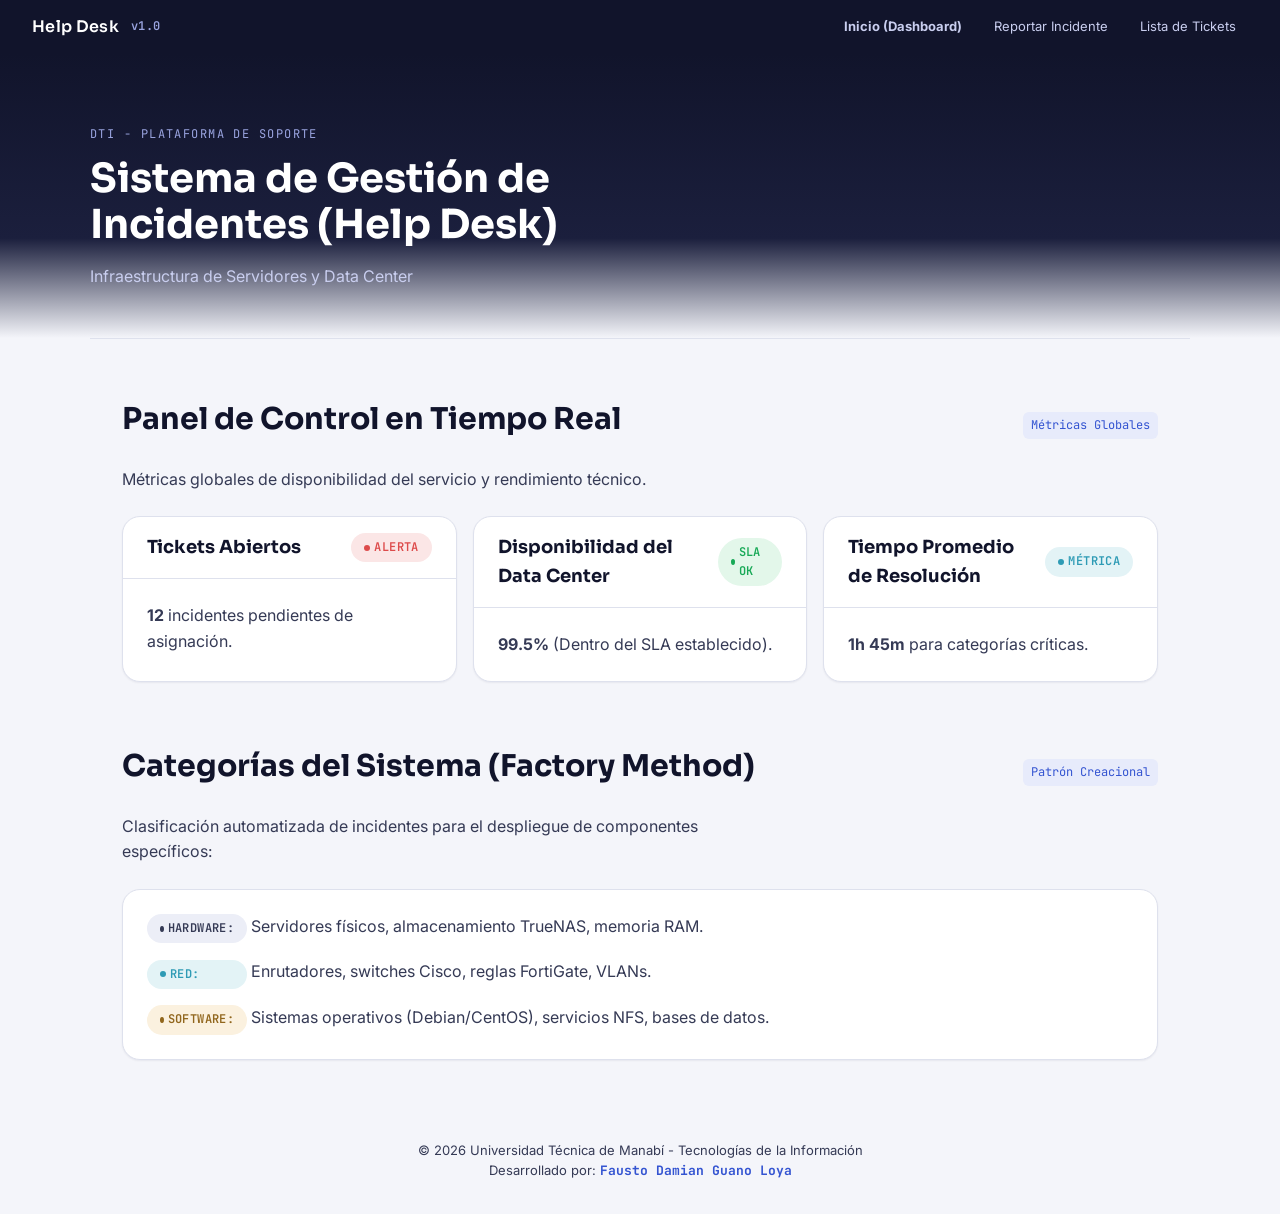
<file: index.html>
<!DOCTYPE html>
<html lang="es">
<head>
    <meta charset="UTF-8">
    <meta name="viewport" content="width=device-width, initial-scale=1.0">
    <title>Help Desk - Panel de Control (Dashboard)</title>
    <link rel="stylesheet" href="styles.css">
    <link href="https://fonts.googleapis.com/css2?family=Inter:wght@400;600&family=Sora:wght@600&family=JetBrains+Mono&display=swap" rel="stylesheet">
</head>
<body>

    <header class="docs-topbar">
        <div class="docs-topbar__brand">
            <span>Help Desk</span>
            <span class="mono">v1.0</span>
        </div>
        <nav class="docs-nav">
            <a href="index.html"><strong>Inicio (Dashboard)</strong></a>
            <a href="reportar.html">Reportar Incidente</a>
            <a href="tickets.html">Lista de Tickets</a>
        </nav>
    </header>

    <section class="docs-hero">
        <div class="docs-hero__inner">
            <div>
                <div class="docs-hero__eyebrow">DTI - Plataforma de Soporte</div>
                <h1>Sistema de Gestión de Incidentes (Help Desk)</h1>
                <p>Infraestructura de Servidores y Data Center</p>
            </div>
        </div>
    </section>

    <main class="docs-section">
        <section aria-labelledby="metricas-titulo">
            <div class="docs-section__head">
                <h2 id="metricas-titulo">Panel de Control en Tiempo Real</h2>
                <span class="docs-section__code">Métricas Globales</span>
            </div>
            <p class="docs-section__desc">Métricas globales de disponibilidad del servicio y rendimiento técnico.</p>
            
            <div class="docs-grid docs-grid--3">
                <article class="card card--hoverable">
                    <div class="card__header">
                        <h3>Tickets Abiertos</h3>
                        <span class="badge badge--danger">Alerta</span>
                    </div>
                    <div class="card__body">
                        <p><strong>12</strong> incidentes pendientes de asignación.</p>
                    </div>
                </article>

                <article class="card card--hoverable">
                    <div class="card__header">
                        <h3>Disponibilidad del Data Center</h3>
                        <span class="badge badge--success">SLA OK</span>
                    </div>
                    <div class="card__body">
                        <p><strong>99.5%</strong> (Dentro del SLA establecido).</p>
                    </div>
                </article>

                <article class="card card--hoverable">
                    <div class="card__header">
                        <h3>Tiempo Promedio de Resolución</h3>
                        <span class="badge badge--info">Métrica</span>
                    </div>
                    <div class="card__body">
                        <p><strong>1h 45m</strong> para categorías críticas.</p>
                    </div>
                </article>
            </div>
        </section>

        <br><br>

        <section aria-labelledby="categorias-titulo">
            <div class="docs-section__head">
                <h2 id="categorias-titulo">Categorías del Sistema (Factory Method)</h2>
                <span class="docs-section__code">Patrón Creacional</span>
            </div>
            <p class="docs-section__desc">Clasificación automatizada de incidentes para el despliegue de componentes específicos:</p>
            
            <div class="card">
                <div class="card__body">
                    <ul class="u-stack" style="list-style-type: none; padding-left: 0;">
                        <li><span class="badge badge--neutral" style="width: 100px;">Hardware:</span> Servidores físicos, almacenamiento TrueNAS, memoria RAM.</li>
                        <li><span class="badge badge--info" style="width: 100px;">Red:</span> Enrutadores, switches Cisco, reglas FortiGate, VLANs.</li>
                        <li><span class="badge badge--warning" style="width: 100px;">Software:</span> Sistemas operativos (Debian/CentOS), servicios NFS, bases de datos.</li>
                    </ul>
                </div>
            </div>
        </section>
    </main>

    <footer class="docs-footer">
        <p>&copy; 2026 Universidad Técnica de Manabí - Tecnologías de la Información</p>
        <p>Desarrollado por: <strong class="mono">Fausto Damian Guano Loya</strong></p>
    </footer>

</body>
</html>
</file>
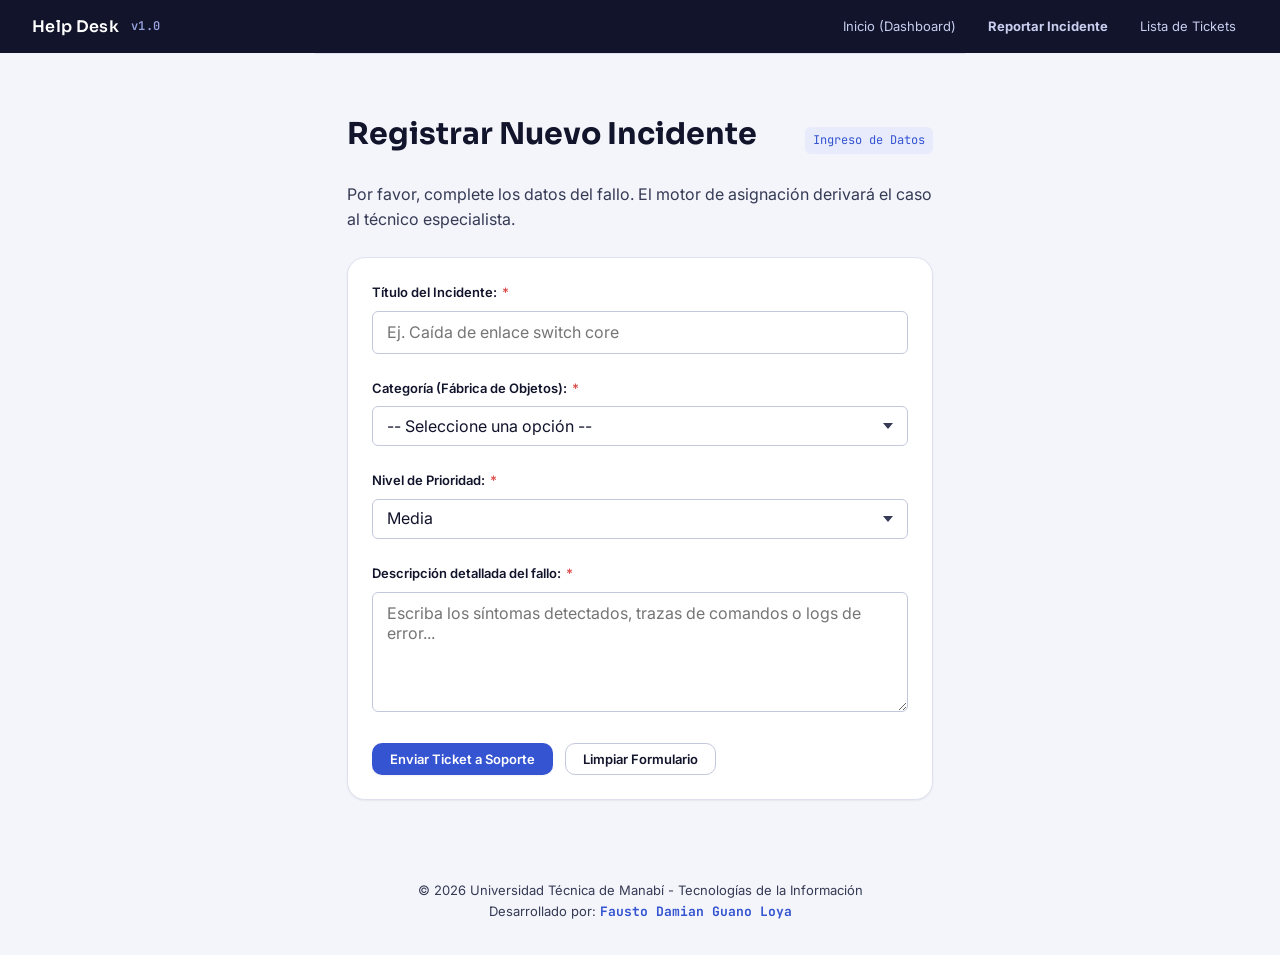
<file: reportar.html>
<!DOCTYPE html>
<html lang="es">
<head>
    <meta charset="UTF-8">
    <meta name="viewport" content="width=device-width, initial-scale=1.0">
    <title>Help Desk - Reportar Incidente</title>
    <link rel="stylesheet" href="styles.css">
    <link href="https://fonts.googleapis.com/css2?family=Inter:wght@400;600&family=Sora:wght@600&family=JetBrains+Mono&display=swap" rel="stylesheet">
</head>
<body>

    <header class="docs-topbar">
        <div class="docs-topbar__brand">
            <span>Help Desk</span>
            <span class="mono">v1.0</span>
        </div>
        <nav class="docs-nav">
            <a href="index.html">Inicio (Dashboard)</a>
            <a href="reportar.html"><strong>Reportar Incidente</strong></a>
            <a href="tickets.html">Lista de Tickets</a>
        </nav>
    </header>

    <main class="docs-section" style="max-width: 650px; margin: 0 auto;">
        <section aria-labelledby="form-titulo">
            <div class="docs-section__head">
                <h2 id="form-titulo">Registrar Nuevo Incidente</h2>
                <span class="docs-section__code">Ingreso de Datos</span>
            </div>
            <p class="docs-section__desc">Por favor, complete los datos del fallo. El motor de asignación derivará el caso al técnico especialista.</p>

            <div class="card">
                <div class="card__body">
                    <form action="#" method="POST" class="u-stack">
                        
                        <div class="form-field">
                            <label for="titulo">Título del Incidente: <span class="req">*</span></label>
                            <input type="text" id="titulo" name="titulo" class="form-control" placeholder="Ej. Caída de enlace switch core" required aria-required="true">
                        </div>
                        
                        <div class="form-field">
                            <label for="categoria">Categoría (Fábrica de Objetos): <span class="req">*</span></label>
                            <select id="categoria" name="categoria" class="form-control" required aria-required="true">
                                <option value="">-- Seleccione una opción --</option>
                                <option value="hardware">Hardware (Servidores / Almacenamiento)</option>
                                <option value="red">Redes (Cisco / Fortinet)</option>
                                <option value="software">Software (Debian / Servicios)</option>
                            </select>
                        </div>

                        <div class="form-field">
                            <label for="prioridad">Nivel de Prioridad: <span class="req">*</span></label>
                            <select id="prioridad" name="prioridad" class="form-control" required aria-required="true">
                                <option value="baja">Baja</option>
                                <option value="media" selected>Media</option>
                                <option value="alta">Alta</option>
                                <option value="critica">Crítica (Afecta la continuidad)</option>
                            </select>
                        </div>

                        <div class="form-field">
                            <label for="descripcion">Descripción detallada del fallo: <span class="req">*</span></label>
                            <textarea id="descripcion" name="descripcion" class="form-control" placeholder="Escriba los síntomas detectados, trazas de comandos o logs de error..." required aria-required="true"></textarea>
                        </div>

                        <div class="docs-row" style="margin-top: var(--space-4);">
                            <button type="submit" class="btn btn--primary">Enviar Ticket a Soporte</button>
                            <button type="reset" class="btn btn--secondary">Limpiar Formulario</button>
                        </div>

                    </form>
                </div>
            </div>
        </section>
    </main>

    <footer class="docs-footer">
        <p>&copy; 2026 Universidad Técnica de Manabí - Tecnologías de la Información</p>
        <p>Desarrollado por: <strong class="mono">Fausto Damian Guano Loya</strong></p>
    </footer>

</body>
</html>
</file>
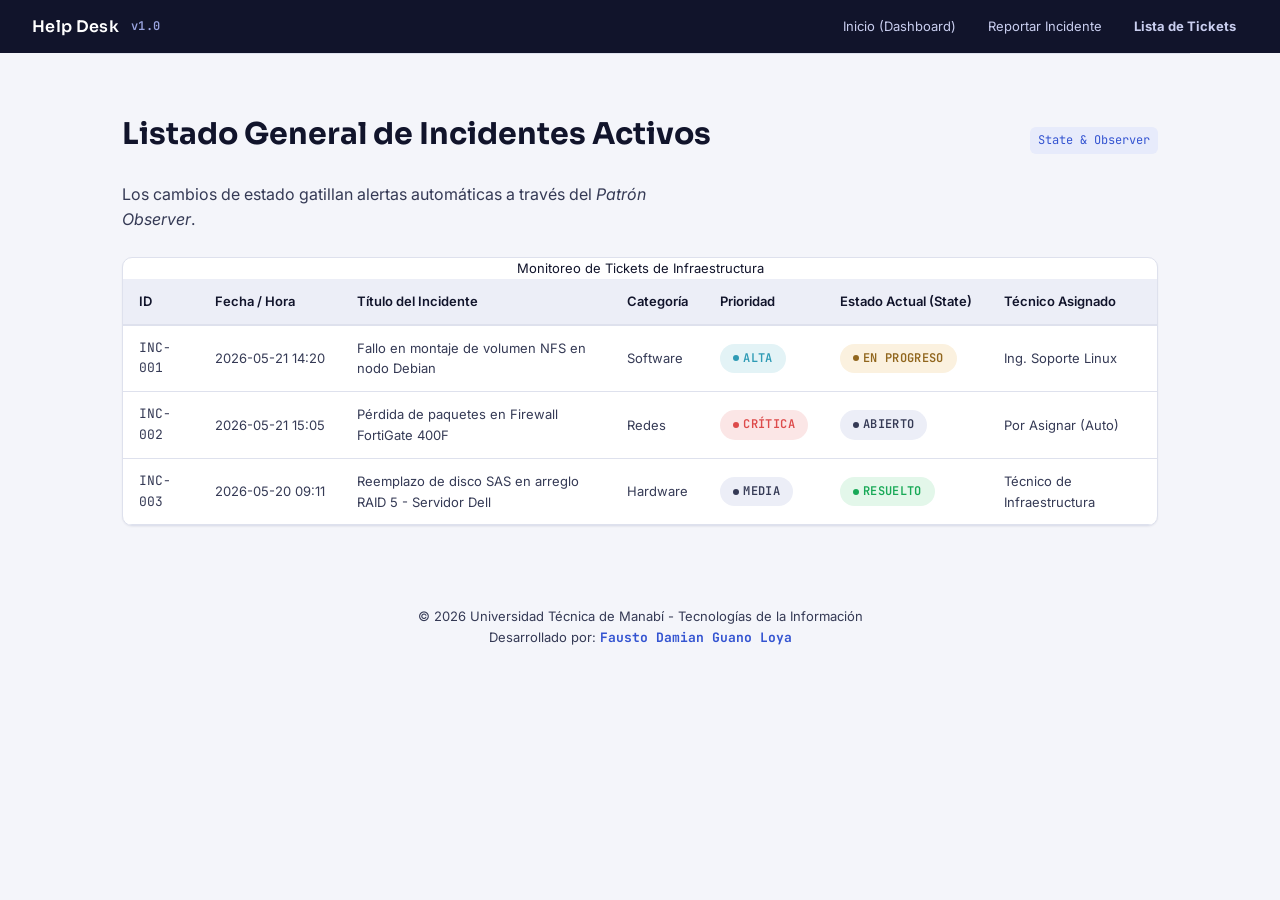
<file: tickets.html>
<!DOCTYPE html>
<html lang="es">
<head>
    <meta charset="UTF-8">
    <meta name="viewport" content="width=device-width, initial-scale=1.0">
    <title>Help Desk - Monitoreo de Tickets</title>
    <link rel="stylesheet" href="styles.css">
    <link href="https://fonts.googleapis.com/css2?family=Inter:wght@400;600&family=Sora:wght@600&family=JetBrains+Mono&display=swap" rel="stylesheet">
</head>
<body>

    <header class="docs-topbar">
        <div class="docs-topbar__brand">
            <span>Help Desk</span>
            <span class="mono">v1.0</span>
        </div>
        <nav class="docs-nav">
            <a href="index.html">Inicio (Dashboard)</a>
            <a href="reportar.html">Reportar Incidente</a>
            <a href="tickets.html"><strong>Lista de Tickets</strong></a>
        </nav>
    </header>

    <main class="docs-section">
        <section aria-labelledby="tabla-titulo">
            <div class="docs-section__head">
                <h2 id="tabla-titulo">Listado General de Incidentes Activos</h2>
                <span class="docs-section__code">State & Observer</span>
            </div>
            <p class="docs-section__desc">Los cambios de estado gatillan alertas automáticas a través del <em>Patrón Observer</em>.</p>

            <div class="table-container">
                <table class="custom-table">
                    <caption>Monitoreo de Tickets de Infraestructura</caption>
                    <thead>
                        <tr>
                            <th id="th-id">ID</th>
                            <th id="th-fecha">Fecha / Hora</th>
                            <th id="th-titulo">Título del Incidente</th>
                            <th id="th-cat">Categoría</th>
                            <th id="th-prioridad">Prioridad</th>
                            <th id="th-estado">Estado Actual (State)</th>
                            <th id="th-tecnico">Técnico Asignado</th>
                        </tr>
                    </thead>
                    <tbody>
                        <tr>
                            <td headers="th-id" class="mono">INC-001</td>
                            <td headers="th-fecha" style="white-space: nowrap;">2026-05-21 14:20</td>
                            <td headers="th-titulo">Fallo en montaje de volumen NFS en nodo Debian</td>
                            <td headers="th-cat">Software</td>
                            <td headers="th-prioridad"><span class="badge badge--info">Alta</span></td>
                            <td headers="th-estado"><span class="badge badge--warning">En Progreso</span></td>
                            <td headers="th-tecnico">Ing. Soporte Linux</td>
                        </tr>
                        <tr>
                            <td headers="th-id" class="mono">INC-002</td>
                            <td headers="th-fecha" style="white-space: nowrap;">2026-05-21 15:05</td>
                            <td headers="th-titulo">Pérdida de paquetes en Firewall FortiGate 400F</td>
                            <td headers="th-cat">Redes</td>
                            <td headers="th-prioridad"><span class="badge badge--danger">Crítica</span></td>
                            <td headers="th-estado"><span class="badge badge--neutral">Abierto</span></td>
                            <td headers="th-tecnico">Por Asignar (Auto)</td>
                        </tr>
                        <tr>
                            <td headers="th-id" class="mono">INC-003</td>
                            <td headers="th-fecha" style="white-space: nowrap;">2026-05-20 09:11</td>
                            <td headers="th-titulo">Reemplazo de disco SAS en arreglo RAID 5 - Servidor Dell</td>
                            <td headers="th-cat">Hardware</td>
                            <td headers="th-prioridad"><span class="badge badge--neutral">Media</span></td>
                            <td headers="th-estado"><span class="badge badge--success">Resuelto</span></td>
                            <td headers="th-tecnico">Técnico de Infraestructura</td>
                        </tr>
                    </tbody>
                </table>
            </div>
        </section>
    </main>

    <footer class="docs-footer">
        <p>&copy; 2026 Universidad Técnica de Manabí - Tecnologías de la Información</p>
        <p>Desarrollado por: <strong class="mono">Fausto Damian Guano Loya</strong></p>
    </footer>

</body>
</html>
</file>
<file: styles.css>
/* ===================================================================
   UI KIT — Sistema de Gestión de Incidentes (Help Desk)
   Actividad #5 · Unidad 3 · Desarrollo de Sistemas Informáticos
   CSS3 puro — sin frameworks ni preprocesadores
   =================================================================== */

/* -------------------------------------------------------------------
   0. VARIABLES CSS (:root)
   -------------------------------------------------------------------- */
:root {
  /* Colores base */
  --ink:              #11142B;
  --ink-soft:         #353A55;
  --surface:          #F4F5FA;
  --surface-card:     #FFFFFF;
  --surface-sunken:   #ECEEF7;
  --border:           #DEE1ED;
  --border-strong:    #C3C8DC;

  /* Color de marca */
  --primary:          #3454D1;
  --primary-ink:      #1F36A8;
  --primary-soft:     #E7EBFB;

  /* Colores semánticos de estado de incidente */
  --success:          #18A957;
  --success-soft:     #E3F7EA;
  --warning:          #E2A33D;
  --warning-soft:     #FBF1DF;
  --danger:           #DD4B4B;
  --danger-soft:      #FBE6E6;
  --info:             #2E9BB5;
  --info-soft:        #E3F3F6;

  /* Tipografía */
  --font-display: 'Sora', 'Segoe UI', sans-serif;
  --font-body:    'Inter', 'Segoe UI', sans-serif;
  --font-mono:    'JetBrains Mono', 'Consolas', monospace;

  --text-xs:   0.75rem;
  --text-sm:   0.8125rem;
  --text-base: 1rem;
  --text-md:   1.125rem;
  --text-lg:   1.375rem;
  --text-xl:   1.875rem;
  --text-2xl:  2.5rem;

  /* Espaciado (base 4px) */
  --space-1: 0.25rem;
  --space-2: 0.5rem;
  --space-3: 0.75rem;
  --space-4: 1rem;
  --space-5: 1.5rem;
  --space-6: 2rem;
  --space-7: 3rem;
  --space-8: 4.5rem;

  /* Radios y sombras */
  --radius-sm:   6px;
  --radius-md:   10px;
  --radius-lg:   18px;
  --radius-pill: 999px;

  --shadow-sm: 0 1px 2px   rgba(17, 20, 43, 0.06);
  --shadow-md: 0 8px 24px rgba(17, 20, 43, 0.10);
  --shadow-lg: 0 20px 45px rgba(17, 20, 43, 0.16);

  --transition: 150ms ease;
}

/* -------------------------------------------------------------------
   1. RESET Y MODELO DE CAJAS
   -------------------------------------------------------------------- */
html {
  box-sizing: border-box;
  scroll-behavior: smooth;
}

*,
*::before,
*::after {
  box-sizing: inherit;
  margin: 0;
  padding: 0;
}

body {
  font-family: var(--font-body);
  font-size: var(--text-base);
  color: var(--ink);
  background: var(--surface);
  line-height: 1.6;
  -webkit-font-smoothing: antialiased;
}

img { max-width: 100%; display: block; }

a { color: var(--primary); text-decoration: none; }
a:hover { text-decoration: underline; }

:focus-visible {
  outline: 2px solid var(--primary);
  outline-offset: 2px;
}

code, .mono {
  font-family: var(--font-mono);
}

/* -------------------------------------------------------------------
   2. ESTRUCTURA DE PÁGINA DE DOCUMENTACIÓN (Layout Flexbox/Grid)
   -------------------------------------------------------------------- */
.docs-topbar {
  position: sticky;
  top: 0;
  z-index: 50;
  display: flex;
  align-items: center;
  justify-content: space-between;
  gap: var(--space-4);
  padding: var(--space-3) var(--space-6);
  background: var(--ink);
  color: #fff;
  flex-wrap: wrap;
}

.docs-topbar__brand {
  display: flex;
  align-items: center;
  gap: var(--space-3);
  font-family: var(--font-display);
  font-weight: 600;
  letter-spacing: 0.02em;
}

.docs-topbar__brand .mono {
  font-size: var(--text-xs);
  color: #9AA4E0;
}

.docs-nav {
  display: flex;
  gap: var(--space-2);
  flex-wrap: wrap;
}

.docs-nav a {
  color: #C9CEEF;
  font-size: var(--text-sm);
  padding: var(--space-1) var(--space-3);
  border-radius: var(--radius-pill);
  transition: background var(--transition), color var(--transition);
}

.docs-nav a:hover {
  background: rgba(255,255,255,0.08);
  color: #fff;
  text-decoration: none;
}

.docs-hero {
  padding: var(--space-8) var(--space-6) var(--space-7);
  background: linear-gradient(180deg, var(--ink) 0%, #1B1F3D 65%, var(--surface) 100%);
  color: #fff;
}

.docs-hero__inner {
  max-width: 1100px;
  margin: 0 auto;
  display: grid;
  grid-template-columns: 1.1fr 0.9fr;
  gap: var(--space-7);
  align-items: center;
}

.docs-hero__eyebrow {
  font-family: var(--font-mono);
  font-size: var(--text-xs);
  letter-spacing: 0.12em;
  text-transform: uppercase;
  color: #9AA4E0;
  margin-bottom: var(--space-3);
}

.docs-hero h1 {
  font-family: var(--font-display);
  font-size: var(--text-2xl);
  line-height: 1.15;
  margin-bottom: var(--space-4);
}

.docs-hero p {
  color: #C9CEEF;
  max-width: 38ch;
}

.docs-section {
  max-width: 1100px;
  margin: 0 auto;
  padding: var(--space-7) var(--space-6);
  border-top: 1px solid var(--border);
}

.docs-section__head {
  display: flex;
  align-items: baseline;
  justify-content: space-between;
  gap: var(--space-4);
  margin-bottom: var(--space-5);
  flex-wrap: wrap;
}

.docs-section__code {
  font-family: var(--font-mono);
  font-size: var(--text-xs);
  color: var(--primary);
  background: var(--primary-soft);
  padding: var(--space-1) var(--space-2);
  border-radius: var(--radius-sm);
}

.docs-section h2 {
  font-family: var(--font-display);
  font-size: var(--text-xl);
  margin-top: var(--space-2);
}

.docs-section__desc {
  color: var(--ink-soft);
  max-width: 60ch;
  margin-bottom: var(--space-5);
}

.docs-row {
  display: flex;
  flex-wrap: wrap;
  gap: var(--space-3);
  align-items: center;
}

.docs-grid {
  display: grid;
  gap: var(--space-4);
}

.docs-grid--3            { grid-template-columns: repeat(3, 1fr); }
.docs-grid--swatches     { grid-template-columns: repeat(auto-fit, minmax(150px, 1fr)); }

.docs-footer {
  padding: var(--space-6);
  text-align: center;
  color: var(--ink-soft);
  font-size: var(--text-sm);
}

.docs-footer .mono { color: var(--primary); }

/* -------------------------------------------------------------------
   3. COMPONENTES DEL UI KIT
   -------------------------------------------------------------------- */

/* 3.1 Badges (insignias) */
.badge {
  display: inline-flex;
  align-items: center;
  gap: var(--space-1);
  font-family: var(--font-mono);
  font-size: var(--text-xs);
  font-weight: 600;
  letter-spacing: 0.03em;
  text-transform: uppercase;
  padding: var(--space-1) var(--space-3);
  border-radius: var(--radius-pill);
  border: 1px solid transparent;
}

.badge::before {
  content: "";
  width: 6px;
  height: 6px;
  border-radius: 50%;
  background: currentColor;
}

.badge--info    { background: var(--info-soft);    color: var(--info); }
.badge--success { background: var(--success-soft); color: var(--success); }
.badge--warning { background: var(--warning-soft); color: #91661D; }
.badge--danger  { background: var(--danger-soft);  color: var(--danger); }
.badge--neutral { background: var(--surface-sunken); color: var(--ink-soft); }

/* 3.2 Botones */
.btn {
  display: inline-flex;
  align-items: center;
  justify-content: center;
  gap: var(--space-2);
  font-family: var(--font-body);
  font-size: var(--text-sm);
  font-weight: 600;
  line-height: 1;
  padding: 0.65em 1.3em;
  border-radius: var(--radius-md);
  border: 1px solid transparent;
  cursor: pointer;
  transition: background var(--transition), border-color var(--transition),
              color var(--transition), box-shadow var(--transition),
              transform var(--transition);
}

.btn:active { transform: translateY(1px); }
.btn--primary { background: var(--primary); color: #fff; box-shadow: var(--shadow-sm); }
.btn--primary:not(:disabled):hover { background: var(--primary-ink); }
.btn--secondary { background: var(--surface-card); border-color: var(--border-strong); color: var(--ink); }
.btn--secondary:not(:disabled):hover { border-color: var(--primary); color: var(--primary); }

/* 3.3 Formularios */
.form-field {
  margin-bottom: var(--space-5);
  width: 100%;
}

.form-field > label {
  display: block;
  font-size: var(--text-sm);
  font-weight: 600;
  margin-bottom: var(--space-2);
  color: var(--ink);
}

.form-field > label .req { color: var(--danger); margin-left: 2px; }

.form-control {
  width: 100%;
  font-family: var(--font-body);
  font-size: var(--text-base);
  color: var(--ink);
  background: var(--surface-card);
  border: 1px solid var(--border-strong);
  border-radius: var(--radius-sm);
  padding: 0.65em 0.85em;
  transition: border-color var(--transition), box-shadow var(--transition);
}

textarea.form-control { min-height: 120px; resize: vertical; }

.form-control:focus {
  outline: none;
  border-color: var(--primary);
  box-shadow: 0 0 0 3px var(--primary-soft);
}

select.form-control {
  appearance: none;
  background-image: url("data:image/svg+xml;utf8,<svg xmlns='http://www.w3.org/2000/svg' width='10' height='6'><path d='M0 0l5 6 5-6z' fill='%23353A55'/></svg>");
  background-repeat: no-repeat;
  background-position: right 0.85em center;
  padding-right: 2.2em;
}

.form-hint  { display: block; font-size: var(--text-xs); color: var(--ink-soft); margin-top: var(--space-2); }

/* 3.4 Tarjetas (Cards) */
.card {
  background: var(--surface-card);
  border: 1px solid var(--border);
  border-radius: var(--radius-lg);
  box-shadow: var(--shadow-sm);
  overflow: hidden;
}

.card > .card__header {
  display: flex;
  align-items: center;
  justify-content: space-between;
  gap: var(--space-3);
  padding: var(--space-4) var(--space-5);
  border-bottom: 1px solid var(--border);
}

.card__header h3 { font-family: var(--font-display); font-size: var(--text-md); }
.card__body { padding: var(--space-5); color: var(--ink-soft); }
.card--hoverable { transition: transform var(--transition), box-shadow var(--transition); }
.card--hoverable:hover { transform: translateY(-3px); box-shadow: var(--shadow-md); }

/* 3.5 Componentes Especiales para Tablas UI Kit */
.table-container {
  background: var(--surface-card);
  border: 1px solid var(--border);
  border-radius: var(--radius-md);
  overflow-x: auto;
  box-shadow: var(--shadow-sm);
}

.custom-table {
  width: 100%;
  border-collapse: collapse;
  font-size: var(--text-sm);
  text-align: left;
}

.custom-table th {
  background: var(--surface-sunken);
  color: var(--ink);
  font-weight: 600;
  padding: var(--space-3) var(--space-4);
  border-bottom: 2px solid var(--border);
  white-space: nowrap;
}

.custom-table td {
  padding: var(--space-3) var(--space-4);
  border-bottom: 1px solid var(--border);
  color: var(--ink-soft);
}

.custom-table tbody tr:hover {
  background: var(--surface);
}

/* 3.6 Utilidades */
.u-stack > * + * { margin-top: var(--space-4); }

/* -------------------------------------------------------------------
   4. MEDIA QUERIES (Responsividad obligatoria)
   -------------------------------------------------------------------- */
@media (max-width: 760px) {
  .docs-topbar {
    flex-direction: column;
    align-items: flex-start;
    padding: var(--space-4);
  }
  
  .docs-nav {
    width: 100%;
    justify-content: space-between;
    margin-top: var(--space-2);
  }

  .docs-hero__inner { 
    grid-template-columns: 1fr; 
    text-align: center;
  }
  
  .docs-hero p {
    margin: 0 auto;
  }

  .docs-grid--3 { 
    grid-template-columns: 1fr; 
  }
  
  .docs-section {
    padding: var(--space-5) var(--space-4);
  }
}
</file>
